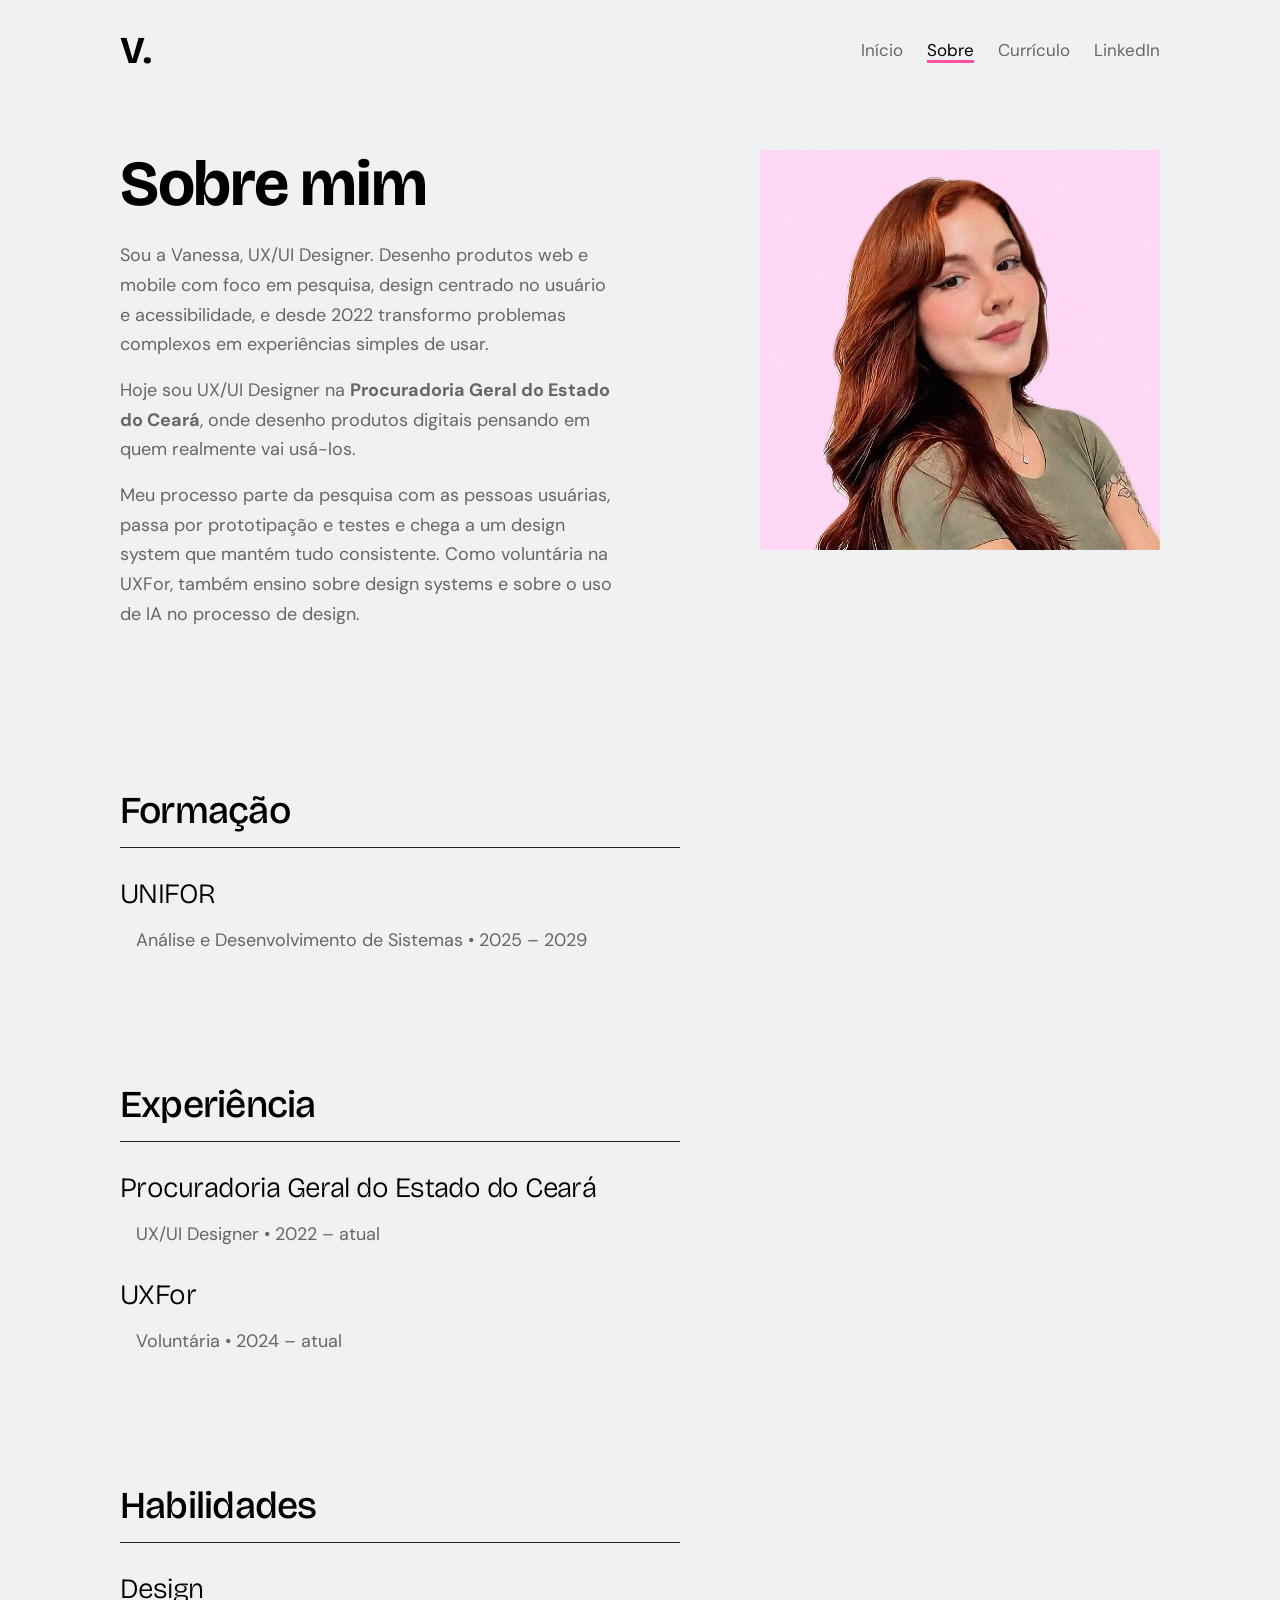
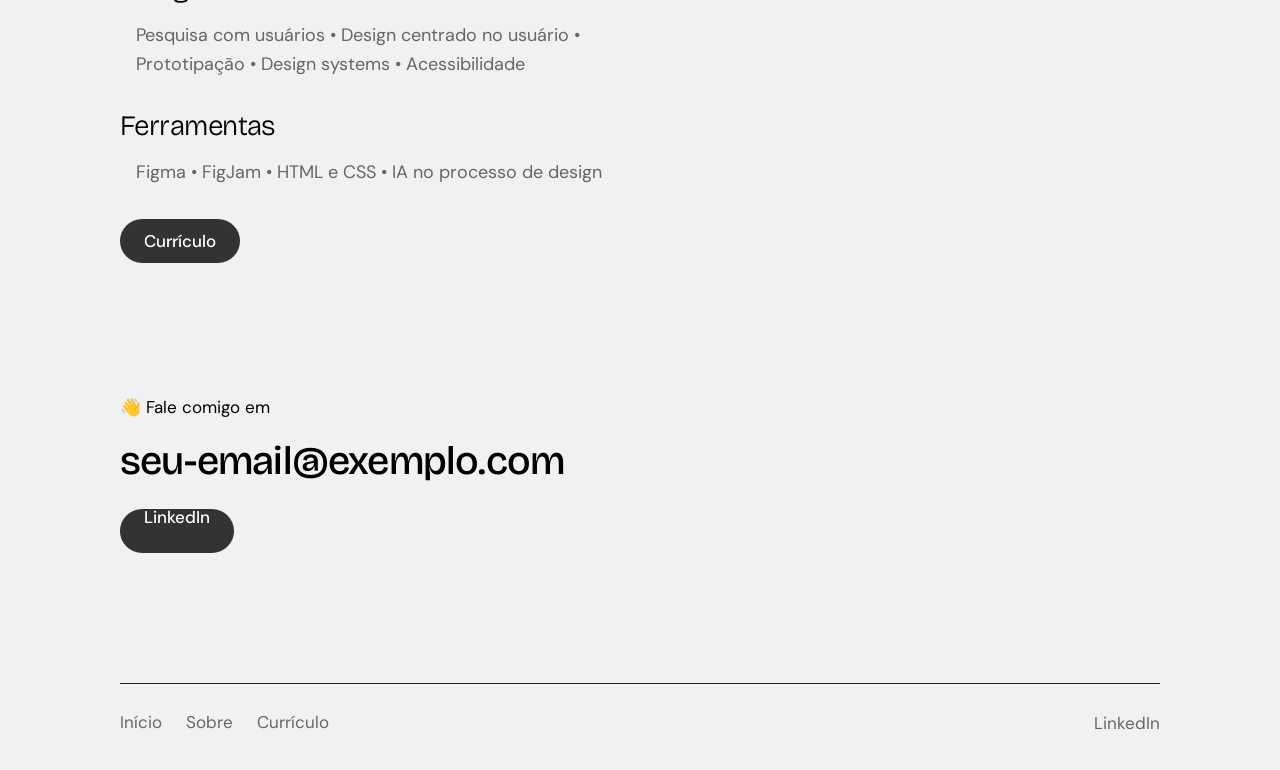
<file: sobre.html>
<!DOCTYPE html>
<html lang="pt-BR">
<head>
  <meta charset="UTF-8">
  <meta name="viewport" content="width=device-width, initial-scale=1">
  <title>Sobre mim — Vanessa Sousa</title>
  <meta name="description" content="Conheça a Vanessa Sousa: UX/UI Designer, formação, experiência e habilidades.">
  <link rel="stylesheet" href="style.css">
</head>
<body>

  <a class="pular-link" href="#conteudo">Pular para o conteúdo</a>

  <!-- ===== CABEÇALHO: copie para as outras páginas ===== -->
  <header class="cabecalho">
    <div class="container cabecalho__interno">
      <a class="logo" href="index.html" aria-label="Vanessa Sousa, página inicial">V.</a>
      <nav class="menu" aria-label="Menu principal">
        <ul class="menu__lista">
          <li><a class="menu__link" href="index.html">Início</a></li>
          <li><a class="menu__link" href="sobre.html" aria-current="page">Sobre</a></li>
          <li><a class="menu__link" href="https://exemplo.com/curriculo.pdf" target="_blank" rel="noopener noreferrer">Currículo</a></li>
          <li><a class="menu__link" href="https://www.linkedin.com/in/seu-perfil" target="_blank" rel="noopener noreferrer">LinkedIn</a></li>
        </ul>
      </nav>
    </div>
  </header>
  <!-- ===== FIM DO CABEÇALHO ===== -->

  <main id="conteudo">

    <!-- Topo: título e texto à esquerda, foto à direita (embaixo no celular) -->
    <section class="pagina-topo container" aria-labelledby="titulo-pagina">
      <div class="sobre__grade">

        <div class="coluna-sobre">
          <h1 class="titulo-pagina" id="titulo-pagina">Sobre mim</h1>

          <!-- PARÁGRAFO 1: copie daqui até FIM DO PARÁGRAFO 1 -->
          <p class="texto">Sou a Vanessa, UX/UI Designer. Desenho produtos web e mobile com foco em pesquisa, design centrado no usuário e acessibilidade, e desde 2022 transformo problemas complexos em experiências simples de usar.</p>
          <!-- FIM DO PARÁGRAFO 1 -->

          <!-- PARÁGRAFO 2: copie daqui até FIM DO PARÁGRAFO 2 -->
          <p class="texto">Hoje sou UX/UI Designer na <strong>Procuradoria Geral do Estado do Ceará</strong>, onde desenho produtos digitais pensando em quem realmente vai usá-los.</p>
          <!-- FIM DO PARÁGRAFO 2 -->

          <!-- PARÁGRAFO 3: copie daqui até FIM DO PARÁGRAFO 3 -->
          <p class="texto">Meu processo parte da pesquisa com as pessoas usuárias, passa por prototipação e testes e chega a um design system que mantém tudo consistente. Como voluntária na UXFor, também ensino sobre design systems e sobre o uso de IA no processo de design.</p>
          <!-- FIM DO PARÁGRAFO 3 -->
        </div>

        <div class="sobre__foto">
          <!-- IMAGEM: troque o arquivo img/perfil.jpg -->
          <div class="imagem">
            <img src="img/perfil.jpg" alt="Foto de Vanessa Sousa">
          </div>
        </div>

      </div>
    </section>

    <!-- Formação -->
    <section class="secao secao-sobre container" aria-labelledby="titulo-formacao">
      <div class="coluna-sobre">
        <h2 class="secao__titulo" id="titulo-formacao">Formação</h2>

        <!-- FORMAÇÃO 1: copie daqui até FIM DA FORMAÇÃO 1 -->
        <div class="item">
          <h3 class="item__nome">UNIFOR</h3>
          <p class="item__detalhe">Análise e Desenvolvimento de Sistemas • 2025 – 2029</p>
        </div>
        <!-- FIM DA FORMAÇÃO 1 -->

      </div>
    </section>

    <!-- Experiência -->
    <section class="secao secao-sobre container" aria-labelledby="titulo-experiencia">
      <div class="coluna-sobre">
        <h2 class="secao__titulo" id="titulo-experiencia">Experiência</h2>

        <!-- EXPERIÊNCIA 1: copie daqui até FIM DA EXPERIÊNCIA 1 -->
        <div class="item">
          <h3 class="item__nome">Procuradoria Geral do Estado do Ceará</h3>
          <p class="item__detalhe">UX/UI Designer • 2022 – atual</p>
        </div>
        <!-- FIM DA EXPERIÊNCIA 1 -->

        <!-- EXPERIÊNCIA 2: copie daqui até FIM DA EXPERIÊNCIA 2 -->
        <div class="item">
          <h3 class="item__nome">UXFor</h3>
          <p class="item__detalhe">Voluntária • 2024 – atual</p>
        </div>
        <!-- FIM DA EXPERIÊNCIA 2 -->

      </div>
    </section>

    <!-- Habilidades -->
    <section class="secao secao-sobre container" aria-labelledby="titulo-habilidades">
      <div class="coluna-sobre">
        <h2 class="secao__titulo" id="titulo-habilidades">Habilidades</h2>

        <!-- HABILIDADE 1: copie daqui até FIM DA HABILIDADE 1 -->
        <div class="item">
          <h3 class="item__nome">Design</h3>
          <p class="item__detalhe">Pesquisa com usuários • Design centrado no usuário • Prototipação • Design systems • Acessibilidade</p>
        </div>
        <!-- FIM DA HABILIDADE 1 -->

        <!-- HABILIDADE 2: copie daqui até FIM DA HABILIDADE 2 -->
        <div class="item">
          <h3 class="item__nome">Ferramentas</h3>
          <p class="item__detalhe">Figma • FigJam • HTML e CSS • IA no processo de design</p>
        </div>
        <!-- FIM DA HABILIDADE 2 -->

        <a class="botao sobre__botao" href="https://exemplo.com/curriculo.pdf" target="_blank" rel="noopener noreferrer">Currículo</a>
      </div>
    </section>

    <!-- ===== BLOCO DE CONTATO: copie para as outras páginas ===== -->
    <section class="contato container" id="contato" aria-labelledby="titulo-contato">
      <h2 class="so-leitor" id="titulo-contato">Contato</h2>
      <p class="contato__chamada">👋 Fale comigo em</p>
      <a class="contato__email" href="mailto:seu-email@exemplo.com">seu-email@exemplo.com</a>
      <a class="botao contato__botao" href="https://www.linkedin.com/in/seu-perfil" target="_blank" rel="noopener noreferrer">LinkedIn</a>
    </section>
    <!-- ===== FIM DO BLOCO DE CONTATO ===== -->

  </main>

  <!-- ===== RODAPÉ: copie para as outras páginas ===== -->
  <footer class="rodape">
    <div class="container">
      <div class="rodape__linha">
        <nav aria-label="Menu do rodapé">
          <ul class="rodape__menu">
            <li><a class="rodape__link" href="index.html">Início</a></li>
            <li><a class="rodape__link" href="sobre.html">Sobre</a></li>
            <li><a class="rodape__link" href="https://exemplo.com/curriculo.pdf" target="_blank" rel="noopener noreferrer">Currículo</a></li>
          </ul>
        </nav>
        <a class="rodape__link" href="https://www.linkedin.com/in/seu-perfil" target="_blank" rel="noopener noreferrer">LinkedIn</a>
      </div>
    </div>
  </footer>
  <!-- ===== FIM DO RODAPÉ ===== -->

</body>
</html>
</file>
<file: style.css>
@import url("https://fonts.googleapis.com/css2?family=Bricolage+Grotesque:wght@300;400;500;700&family=DM+Sans:wght@300;400;500;700&display=swap");

/* =====================================================================
   PORTFÓLIO UI/UX — style.css (serve às 3 páginas: início, sobre e case)
   Para mudar o visual, edite SÓ os valores da seção 1 (variáveis).
   Mobile-first: o celular é o padrão; ajustes em 768px e 1200px.
   ===================================================================== */


/* =====================================================================
   1. VARIÁVEIS (DESIGN SYSTEM)
   ===================================================================== */
:root {
  /* ----- Cores ----- */
  --cor-fundo: #F0F1F3;
  --cor-bloco-imagem: #E8E8E8;
  --cor-texto: #0000000;
  --cor-texto-secundario: #666666;
  --cor-botao-fundo: #333333;
  --cor-botao-texto: #FFFFFF;
  --cor-link: #8A6100;
  --cor-destaque: #FF4FA3; /* só decoração, nunca para texto */
  --cor-linha: #222222;

  /* ----- Fontes ----- */
  --fonte-titulos: "Bricolage Grotesque", "Helvetica Neue", Arial, sans-serif;
  --fonte-texto: "DM Sans", "Helvetica Neue", Arial, sans-serif;

  --peso-leve: 300;
  --peso-normal: 400;
  --peso-medio: 500;
  --peso-negrito: 700;

  /* ----- Tamanhos de texto (celular) ----- */
  --tam-titulo-principal: 46px;
  --tam-subtitulo-home: 19px;
  --tam-titulo-pagina: 38px;
  --tam-nome-case-card: 27px;
  --tam-descricao-card: 16px;
  --tam-titulo-secao: 27px;
  --tam-paragrafo: 16px;
  --tam-numero-resultado: 48px;
  --tam-email: 24px;
  --tam-menu: 16px; /* menu, rodapé e botão */

  /* ----- Alturas de linha e letras ----- */
  --linha-titulo: 1.05;
  --linha-subtitulo: 1.4;
  --linha-texto: 1.65;
  --espaco-letras-titulo: -0.02em;

  /* ----- Espaçamentos (celular) ----- */
  --largura-conteudo: 1160px;
  --margem-lateral: 24px;
  --espaco-secao: 80px;       /* entre seções grandes */
  --espaco-cards: 40px;       /* entre cards */
  --largura-coluna-sobre: 560px;
  --largura-coluna-case: 756px;
  --largura-subtitulo: 880px;
  --linha-email: 1.2;

  /* Escala de apoio */
  --espaco-1: 8px;
  --espaco-2: 16px;
  --espaco-3: 24px;
  --espaco-4: 32px;
  --espaco-5: 48px;

  /* ----- Botão ----- */
  --altura-botao: 44px;
  --raio-botao: 999px; /* pílula */
  --espaco-interno-botao: 24px;

  /* ----- Detalhes ----- */
  --espessura-linha: 1px;
  --espessura-foco: 3px;
  --distancia-foco: 3px;
  --espessura-sublinhado: 3px;
  --distancia-sublinhado: 4px;
  --opacidade-hover: 0.85;
  --proporcao: 1 / 1; /* proporção padrão das imagens */
  --duracao-abertura: 0.6s;
  --deslocamento-abertura: 8px;
}

/* Tablet */
@media (min-width: 768px) {
  :root {
    --tam-titulo-principal: 66px;
    --tam-subtitulo-home: 22px;
    --tam-titulo-pagina: 50px;
    --tam-nome-case-card: 32px;
    --tam-descricao-card: 18px;
    --tam-titulo-secao: 32px;
    --tam-paragrafo: 17px;
    --tam-numero-resultado: 60px;
    --tam-email: 32px;

    --margem-lateral: 48px;
    --espaco-secao: 100px;
    --espaco-cards: 44px;
  }
}

/* Desktop */
@media (min-width: 1200px) {
  :root {
    --tam-titulo-principal: 88px;
    --tam-subtitulo-home: 26px;
    --tam-titulo-pagina: 64px;
    --tam-nome-case-card: 38px;
    --tam-descricao-card: 20px;
    --tam-titulo-secao: 38px;
    --tam-paragrafo: 18px;
    --tam-numero-resultado: 70px;
    --tam-email: 40px;
    --tam-menu: 17px;

    --margem-lateral: 120px;
    --espaco-secao: 130px;
    --espaco-cards: 46px;
  }
}


/* =====================================================================
   2. BASE (reset, tipografia, container, imagem, acessibilidade)
   ===================================================================== */
*,
*::before,
*::after {
  box-sizing: border-box;
}

html {
  -webkit-text-size-adjust: 100%;
  scroll-behavior: smooth;
}

body {
  margin: 0;
  background: var(--cor-fundo);
  color: var(--cor-texto);
  font-family: var(--fonte-texto);
  font-size: var(--tam-paragrafo);
  font-weight: var(--peso-normal);
  line-height: var(--linha-texto);
  -webkit-font-smoothing: antialiased;
}

h1, h2, h3, h4 {
  margin: 0;
  font-family: var(--fonte-titulos);
  color: var(--cor-texto);
  line-height: var(--linha-titulo);
  letter-spacing: var(--espaco-letras-titulo);
}

p, ul, ol, figure {
  margin: 0;
}

ul {
  padding: 0;
  list-style: none;
}

a {
  color: inherit;
}

::selection {
  background: var(--cor-destaque);
  color: var(--cor-texto);
}

/* Foco visível em links e botões (nunca remova) */
a:focus-visible {
  outline: var(--espessura-foco) solid var(--cor-texto);
  outline-offset: var(--distancia-foco);
  border-radius: 2px;
}

/* Container: mesma borda esquerda em TODAS as páginas */
.container {
  width: 100%;
  max-width: calc(var(--largura-conteudo) + 2 * var(--margem-lateral));
  margin-inline: auto;
  padding-inline: var(--margem-lateral);
}

/* Texto só para leitores de tela */
.so-leitor {
  position: absolute;
  width: 1px;
  height: 1px;
  margin: -1px;
  padding: 0;
  overflow: hidden;
  clip: rect(0, 0, 0, 0);
  white-space: nowrap;
  border: 0;
}

/* Link "pular para o conteúdo" */
.pular-link {
  position: absolute;
  top: var(--espaco-1);
  left: var(--espaco-1);
  z-index: 10;
  padding: var(--espaco-1) var(--espaco-2);
  background: var(--cor-botao-fundo);
  color: var(--cor-botao-texto);
  font-size: var(--tam-menu);
  text-decoration: none;
  border-radius: var(--espaco-1);
  transform: translateY(-200%);
}

.pular-link:focus {
  transform: translateY(0);
}

/* Imagem: contêiner cinza + <img> que preenche.
   Outra proporção: <div class="imagem" style="--proporcao: 16 / 9"> */
.imagem {
  position: relative;
  width: 100%;
  aspect-ratio: var(--proporcao);
  background: var(--cor-bloco-imagem);
  overflow: hidden;
}

.imagem img {
  position: absolute;
  inset: 0;
  display: block;
  width: 100%;
  height: 100%;
  object-fit: cover;
  color: transparent; /* esconde o texto alternativo se a foto faltar */
}

/* Sem a foto, o bloco cinza cobre o ícone de imagem quebrada */
.imagem img::before {
  content: "";
  position: absolute;
  inset: 0;
  background: var(--cor-bloco-imagem);
}

/* Botão (pílula) */
.botao {
  display: inline-flex;
  align-items: center;
  justify-content: center;
  min-height: var(--altura-botao);
  padding-inline: var(--espaco-interno-botao);
  background: var(--cor-botao-fundo);
  color: var(--cor-botao-texto);
  font-family: var(--fonte-texto);
  font-size: var(--tam-menu);
  font-weight: var(--peso-medio);
  line-height: 1;
  text-decoration: none;
  border-radius: var(--raio-botao);
}

.botao:hover {
  opacity: var(--opacidade-hover);
}

.botao:focus-visible {
  outline: var(--espessura-foco) solid var(--cor-texto);
  outline-offset: var(--distancia-foco);
}

/* Link dentro de parágrafo */
.texto a,
.link-texto {
  color: var(--cor-link);
  text-decoration: underline;
  text-underline-offset: var(--distancia-sublinhado);
}

/* Animação só de abertura (fade-in no <main>) */
@keyframes abertura {
  from {
    opacity: 0;
    transform: translateY(var(--deslocamento-abertura));
  }
  to {
    opacity: 1;
    transform: translateY(0);
  }
}

main {
  animation: abertura var(--duracao-abertura) ease-out both;
}

@media (prefers-reduced-motion: reduce) {
  main {
    animation: none;
  }

  html {
    scroll-behavior: auto;
  }
}


/* =====================================================================
   3. CABEÇALHO (logo à esquerda, menu à direita, sempre visível)
   ===================================================================== */
.cabecalho__interno {
  display: flex;
  flex-wrap: wrap;
  align-items: center;
  justify-content: space-between;
  gap: var(--espaco-2) var(--espaco-3);
  padding-block: var(--espaco-3);
}

.logo {
  font-family: var(--fonte-titulos);
  font-size: var(--tam-nome-case-card);
  font-weight: var(--peso-negrito);
  line-height: 1;
  text-decoration: none;
}

.menu__lista {
  display: flex;
  flex-wrap: wrap;
  justify-content: flex-end;
  gap: var(--espaco-1) var(--espaco-3);
}

.menu__link {
  font-size: var(--tam-menu);
  font-weight: var(--peso-normal);
  color: var(--cor-texto-secundario);
  text-decoration: none;
}

.menu__link:hover,
.menu__link[aria-current="page"] {
  color: var(--cor-texto);
  text-decoration: underline;
  text-decoration-color: var(--cor-destaque);
  text-decoration-thickness: var(--espessura-sublinhado);
  text-underline-offset: var(--distancia-sublinhado);
}


/* =====================================================================
   4. HOME (hero, grade de cases, contato)
   ===================================================================== */
.hero {
  padding-top: var(--espaco-5);
  padding-bottom: var(--espaco-secao);
}

.hero__titulo {
  font-size: var(--tam-titulo-principal);
  font-weight: var(--peso-negrito);
}

.hero__subtitulo {
  max-width: var(--largura-subtitulo);
  margin-top: var(--espaco-3);
  font-size: var(--tam-subtitulo-home);
  line-height: var(--linha-subtitulo);
  color: var(--cor-texto-secundario);
}

.hero__subtitulo strong {
  font-weight: var(--peso-negrito);
  color: var(--cor-texto);
}

/* Grade: 1 coluna no celular, 2 a partir de 768px */
.cases__grade {
  display: grid;
  grid-template-columns: 1fr;
  gap: var(--espaco-cards);
}

.card {
  min-width: 0;
}

.card__link {
  display: block;
  color: inherit;
  text-decoration: none;
}

.card__nome {
  margin-top: var(--espaco-3);
  font-size: var(--tam-nome-case-card);
  font-weight: var(--peso-normal);
}

.card__descricao {
  margin-top: var(--espaco-1);
  font-size: var(--tam-descricao-card);
  font-weight: var(--peso-leve);
  line-height: var(--linha-texto);
  color: var(--cor-texto-secundario);
}

.card__link:hover .card__nome {
  text-decoration: underline;
  text-decoration-color: var(--cor-destaque);
  text-decoration-thickness: var(--espessura-sublinhado);
  text-underline-offset: var(--distancia-sublinhado);
}

/* Bloco de contato (reaproveitado nas outras páginas) */
.contato {
  margin-top: var(--espaco-secao);
}

.contato__chamada {
  font-size: var(--tam-menu);
  color: var(--cor-texto);
}

.contato__email {
  display: inline-block;
  margin-block: var(--espaco-2) var(--espaco-3);
  font-family: var(--fonte-titulos);
  font-size: var(--tam-email);
  font-weight: var(--peso-medio);
  line-height: var(--linha-email);
  letter-spacing: var(--espaco-letras-titulo);
  text-decoration: none;
  overflow-wrap: anywhere;
}

.contato__email:hover {
  text-decoration: underline;
  text-decoration-color: var(--cor-destaque);
  text-decoration-thickness: var(--espessura-sublinhado);
  text-underline-offset: var(--distancia-sublinhado);
}

.contato__botao {
  display: block;
  width: fit-content;
}


/* =====================================================================
   5. SOBRE (página sobre.html)
   ===================================================================== */
.pagina-topo {
  padding-top: var(--espaco-5);
  padding-bottom: var(--espaco-4);
}

.titulo-pagina {
  font-size: var(--tam-titulo-pagina);
  font-weight: var(--peso-negrito);
}

.sobre__grade {
  display: grid;
  grid-template-columns: 1fr;
  gap: var(--espaco-4);
  align-items: start;
}

.sobre__foto {
  max-width: var(--largura-coluna-sobre);
}

.coluna-sobre {
  max-width: var(--largura-coluna-sobre);
}

.secao {
  margin-top: var(--espaco-secao);
}

.secao__titulo {
  margin-bottom: var(--espaco-2);
  font-size: var(--tam-titulo-secao);
  font-weight: var(--peso-medio);
}

.texto {
  font-size: var(--tam-paragrafo);
  line-height: var(--linha-texto);
  color: var(--cor-texto-secundario);
}

.texto + .texto {
  margin-top: var(--espaco-2);
}

.texto strong {
  font-weight: var(--peso-negrito);
  color: var(--cor-texto);
}

.lista {
  display: grid;
  gap: var(--espaco-2);
  font-size: var(--tam-paragrafo);
  line-height: var(--linha-texto);
  color: var(--cor-texto-secundario);
}

.lista__item {
  padding-top: var(--espaco-2);
  border-top: var(--espessura-linha) solid var(--cor-linha);
}

.lista__item strong {
  display: block;
  font-weight: var(--peso-medio);
  color: var(--cor-texto);
}


/* =====================================================================
   6. CASE (páginas case-1.html, case-2.html...)
   ===================================================================== */
.case__capa {
  margin-top: var(--espaco-4);
}

.case__resumo {
  display: grid;
  grid-template-columns: 1fr;
  gap: var(--espaco-3);
  margin-top: var(--espaco-4);
  padding-top: var(--espaco-3);
  border-top: var(--espessura-linha) solid var(--cor-linha);
}

.case__meta-rotulo {
  font-size: var(--tam-menu);
  color: var(--cor-texto-secundario);
}

.case__meta-valor {
  font-size: var(--tam-paragrafo);
  font-weight: var(--peso-medio);
  color: var(--cor-texto);
}

.coluna-case {
  max-width: var(--largura-coluna-case);
}

.case__imagem {
  margin-top: var(--espaco-4);
}

.resultados {
  display: grid;
  grid-template-columns: 1fr;
  gap: var(--espaco-4);
}

.resultado__numero {
  font-family: var(--fonte-titulos);
  font-size: var(--tam-numero-resultado);
  font-weight: var(--peso-negrito);
  line-height: var(--linha-titulo);
  letter-spacing: var(--espaco-letras-titulo);
  color: var(--cor-texto);
}

.resultado__texto {
  margin-top: var(--espaco-1);
  font-size: var(--tam-paragrafo);
  color: var(--cor-texto-secundario);
}


/* =====================================================================
   7. RODAPÉ (linha divisória, menu à esquerda, LinkedIn à direita)
   ===================================================================== */
.rodape {
  margin-top: var(--espaco-secao);
  padding-bottom: var(--espaco-4);
}

.rodape__linha {
  display: flex;
  flex-wrap: wrap;
  align-items: center;
  justify-content: space-between;
  gap: var(--espaco-2) var(--espaco-3);
  padding-top: var(--espaco-3);
  border-top: var(--espessura-linha) solid var(--cor-linha);
}

.rodape__menu {
  display: flex;
  flex-wrap: wrap;
  gap: var(--espaco-1) var(--espaco-3);
}

.rodape__link {
  font-size: var(--tam-menu);
  color: var(--cor-texto-secundario);
  text-decoration: none;
}

.rodape__link:hover {
  color: var(--cor-texto);
  text-decoration: underline;
  text-decoration-color: var(--cor-destaque);
  text-decoration-thickness: var(--espessura-sublinhado);
  text-underline-offset: var(--distancia-sublinhado);
}


/* =====================================================================
   8. AJUSTES DE TELA (768px e 1200px)
   ===================================================================== */
@media (min-width: 768px) {
  .cases__grade {
    grid-template-columns: repeat(2, 1fr);
  }

  .sobre__grade {
    grid-template-columns: 1fr 1fr;
    gap: var(--espaco-5);
  }

  .case__resumo {
    grid-template-columns: repeat(3, 1fr);
  }

  .resultados {
    grid-template-columns: repeat(3, 1fr);
  }

  .pagina-topo {
    padding-top: var(--espaco-5);
  }
}

@media (min-width: 1200px) {
  .hero {
    padding-top: var(--espaco-5);
  }

  .cabecalho__interno {
    padding-block: var(--espaco-4);
  }
}


/* PÁGINA SOBRE */

/* Variáveis novas da página sobre */
:root {
  --tam-nome-item: 28px;        /* nome da instituição / empresa / grupo */
  --peso-nome-item: 300;
  --largura-foto-sobre: 400px;
  --recuo-detalhe: 16px;
  --espaco-entre-itens: 32px;
}

/* Título "Sobre mim" dentro da coluna de texto */
.coluna-sobre .titulo-pagina {
  margin-bottom: var(--espaco-3);
}

/* Foto: quadrada, até 400px, abaixo do texto no celular */
.sobre__foto {
  max-width: var(--largura-foto-sobre);
}

/* Seções Formação, Experiência e Habilidades: linha sob o título */
.secao-sobre .secao__titulo {
  padding-bottom: var(--espaco-2);
  border-bottom: var(--espessura-linha) solid var(--cor-linha);
  margin-bottom: var(--espaco-4);
}

/* Item repetido: nome em destaque + detalhe com pequeno recuo */
.item + .item {
  margin-top: var(--espaco-entre-itens);
}

.item__nome {
  font-family: var(--fonte-titulos);
  font-size: var(--tam-nome-item);
  font-weight: var(--peso-nome-item);
  line-height: var(--linha-titulo);
  letter-spacing: var(--espaco-letras-titulo);
}

.item__detalhe {
  margin-top: var(--espaco-2);
  padding-left: var(--recuo-detalhe);
  font-size: var(--tam-paragrafo);
  line-height: var(--linha-texto);
  color: var(--cor-texto-secundario);
}

/* Botão Currículo no fim da página */
.sobre__botao {
  display: flex;
  width: fit-content;
  margin-top: var(--espaco-4);
}

@media (min-width: 768px) {
  /* Foto alinhada à direita da grade de duas colunas */
  .sobre__foto {
    justify-self: end;
    width: 100%;
  }
}


/* PÁGINA DE CASE */

/* Variáveis novas da página de case */
:root {
  --tam-titulo-bloco: 30px;
  --peso-titulo-bloco: 500;
  --tam-legenda-resultado: 30px;
  --tam-rotulo-meta: 18px;
  --peso-rotulo-meta: 500;
  --espaco-letras-rotulo: 0.04em;
  --linha-texto-bloco: 1.7;
}

/* Topo: nome + subtítulo; imagem horizontal embaixo no celular */
.case__topo {
  display: grid;
  grid-template-columns: 1fr;
  gap: var(--espaco-4);
  align-items: center;
}

.case__subtitulo {
  margin-top: var(--espaco-2);
  font-size: var(--tam-paragrafo);
  color: var(--cor-texto-secundario);
}

/* Papel e Equipe: sempre em duas colunas */
.case__resumo {
  grid-template-columns: repeat(2, 1fr);
  gap: var(--espaco-3) var(--espaco-4);
}

.case__meta-rotulo {
  margin-bottom: var(--espaco-1);
  font-size: var(--tam-rotulo-meta);
  font-weight: var(--peso-rotulo-meta);
  letter-spacing: var(--espaco-letras-rotulo);
  text-transform: uppercase;
  color: var(--cor-texto);
}

.case__meta-valor {
  font-weight: var(--peso-normal);
  color: var(--cor-texto-secundario);
}

/* Blocos de texto: título, parágrafos e legenda da imagem */
.bloco__titulo {
  margin-bottom: var(--espaco-2);
  font-size: var(--tam-titulo-bloco);
  font-weight: var(--peso-titulo-bloco);
}

.bloco__texto {
  line-height: var(--linha-texto-bloco);
}

.case__legenda {
  margin-top: var(--espaco-2);
  font-size: var(--tam-menu);
  font-style: italic;
  text-align: center;
  color: var(--cor-texto-secundario);
}

/* Números de resultado: 2 por linha no celular */
.resultados {
  grid-template-columns: repeat(2, 1fr);
  gap: var(--espaco-4) var(--espaco-3);
}

.resultado {
  min-width: 0;
}

.resultado__texto {
  font-size: var(--tam-legenda-resultado);
  font-weight: var(--peso-normal);
  line-height: var(--linha-subtitulo);
  color: var(--cor-texto);
  overflow-wrap: anywhere;
}

/* Título de "Veja outros cases" */
.cases > .secao__titulo {
  margin-bottom: var(--espaco-4);
}

@media (min-width: 768px) {
  .case__topo {
    grid-template-columns: 1fr 1fr;
    gap: var(--espaco-5);
  }

  .resultados {
    grid-template-columns: repeat(4, 1fr);
  }
}
</file>
